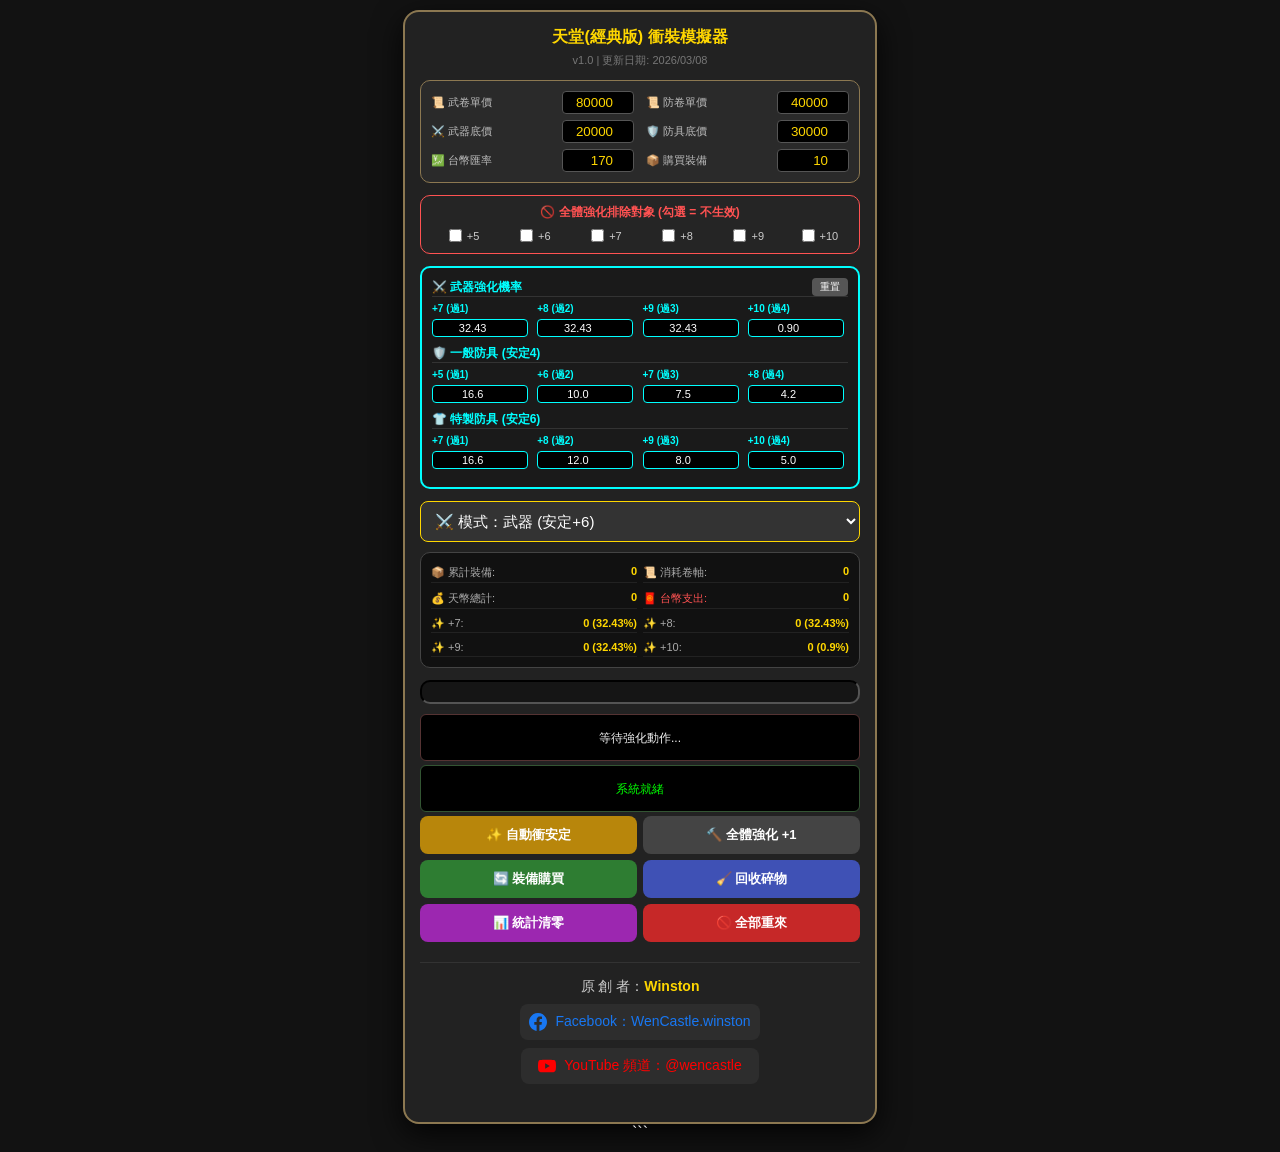
<file: index.html>
<!DOCTYPE html>
<html lang="zh-TW">
<head>
    <meta charset="UTF-8">
    <meta name="viewport" content="width=device-width, initial-scale=1.0, user-scalable=no">
    <meta name="mobile-web-app-capable" content="yes">
    <meta name="apple-mobile-web-app-capable" content="yes">
    <title>天堂(經典版) 衝裝模擬器 v1.0</title>
    <style>
        :root { --gold: #ffd700; --bg: #121212; --panel: #222; --border: #8c7851; --red: #ff5252; --blue: #00ffff; --sys: #00ff00; --fb-blue: #1877F2; --yt-red: #FF0000; }
        body { background: var(--bg); color: #eee; text-align: center; font-family: 'Segoe UI', sans-serif; padding: 10px; margin: 0; }
        .box { border: 2px solid var(--border); background: var(--panel); border-radius: 16px; padding: 15px; max-width: 440px; margin: auto; box-shadow: 0 10px 30px rgba(0,0,0,0.8); }
        
        /* 版本資訊 */
        .version-info { font-size: 11px; color: #777; margin-top: 5px; margin-bottom: 12px; }
        
        /* 成本面板 */
        .setting-panel { background: #2a2a2a; border: 1px solid var(--border); border-radius: 10px; padding: 10px; margin-bottom: 12px; display: grid; grid-template-columns: 1fr 1fr; gap: 6px 12px; }
        .setting-item { display: flex; align-items: center; justify-content: space-between; font-size: 11px; color: #bbb; }
        .setting-item input { width: 60px; background: #000; color: var(--gold); border: 1px solid #555; padding: 3px 5px; border-radius: 4px; text-align: right; outline: none; }
        
        /* 排除框架 */
        .filter-panel { background: #252525; border: 1px solid var(--red); border-radius: 10px; padding: 8px; margin-bottom: 12px; }
        .filter-title { font-size: 12px; color: var(--red); margin-bottom: 5px; font-weight: bold; }
        .filter-grid { display: grid; grid-template-columns: repeat(6, 1fr); gap: 5px; }
        .filter-item { font-size: 11px; color: #ccc; display: flex; align-items: center; justify-content: center; gap: 2px; }

        /* 機率面板 */
        .chance-panel { background: #1a1a1a; border: 2px solid var(--blue); border-radius: 10px; padding: 10px; margin-bottom: 12px; text-align: left; }
        .chance-grid { display: grid; grid-template-columns: repeat(4, 1fr); gap: 5px; margin-top: 5px; margin-bottom: 8px; }
        .chance-panel label { font-size: 10px; color: var(--blue); font-weight: bold; display: block; margin-bottom: 2px; }
        .chance-panel input { width: 90%; background: #000; color: #fff; border: 1px solid var(--blue); text-align: center; font-size: 11px; border-radius: 4px; padding: 2px; outline: none; }
        .chance-title { color: var(--blue); font-size: 12px; font-weight: bold; border-bottom: 1px solid #333; margin-bottom: 5px; display: flex; justify-content: space-between; align-items: center; }
        .btn-reset-prob { background: #555; color: #fff; border: none; padding: 2px 8px; border-radius: 4px; font-size: 10px; cursor: pointer; }

        .stats-panel { background: #111; border: 1px solid #444; border-radius: 10px; padding: 10px; margin-bottom: 12px; font-size: 11px; text-align: left; }
        .stat-grid { display: grid; grid-template-columns: 1fr 1fr; gap: 6px; }
        .stat-item { color: #aaa; border-bottom: 1px solid #222; padding: 2px 0; }
        .stat-val { color: var(--gold); font-weight: bold; float: right; }
        
        .grid { display: grid; grid-template-columns: repeat(5, 1fr); gap: 6px; margin: 10px 0; max-height: 180px; overflow-y: auto; padding: 10px; background: #151515; border-radius: 10px; border: 2px inset #000; }
        .item { background: #2a2a2a; border: 1px solid #444; border-radius: 6px; padding: 10px 0; font-weight: bold; font-size: 14px; cursor: pointer; }
        .broken { color: #555; background: #111 !important; text-decoration: line-through; border-color: #222 !important; cursor: default; }

        .msg-box { height: 35px; line-height: 18px; font-size: 12px; margin: 4px 0; padding: 5px; background: #000; border-radius: 6px; border: 1px solid #444; display: flex; align-items: center; justify-content: center; }
        #game-msg { border-color: #553333; }
        #sys-msg { border-color: #335533; color: var(--sys); }
        .msg-success { color: var(--blue); text-shadow: 0 0 5px var(--blue); }
        .msg-fail { color: var(--red); text-shadow: 0 0 5px var(--red); }
        
        select { width: 100%; padding: 10px; background: #333; color: white; border: 1px solid var(--gold); border-radius: 8px; margin-bottom: 10px; font-size: 15px; }
        .btn-group { display: grid; grid-template-columns: 1fr 1fr; gap: 6px; margin-bottom: 6px; }
        .btn-action { padding: 10px; font-size: 13px; border-radius: 8px; border: none; font-weight: bold; cursor: pointer; color: white; width: 100%; }

        /* 作者與社群按鈕 */
        .footer { margin-top: 20px; padding: 15px 10px; border-top: 1px solid #333; font-size: 14px; color: #ccc; }
        .footer b { color: var(--gold); }
        .footer .social-btn { 
            text-decoration: none; display: flex; align-items: center; justify-content: center;
            gap: 8px; margin: 8px auto; padding: 8px; width: fit-content; min-width: 220px;
            background: rgba(255,255,255,0.05); border-radius: 8px; transition: 0.2s; border: 1px solid transparent;
        }
        .footer svg { width: 18px; height: 18px; }
        .fb-link { color: var(--fb-blue); border-color: rgba(24, 119, 242, 0.3); }
        .yt-link { color: var(--yt-red); border-color: rgba(255, 0, 0, 0.3); }
        .social-btn:active { transform: scale(0.96); background: rgba(255,255,255,0.1); }
    </style>
</head>
<body>

<div class="box">
    <div style="font-size: 16px; color: var(--gold); font-weight: bold; margin-bottom: 4px;">天堂(經典版) 衝裝模擬器</div>
    <div class="version-info">v1.0 | 更新日期: 2026/03/08</div>
    
    <div class="setting-panel">
        <div class="setting-item"><label>📜 武卷單價</label> <input type="number" id="price-weapon" value="80000" oninput="updateUI()"></div>
        <div class="setting-item"><label>📜 防卷單價</label> <input type="number" id="price-armor" value="40000" oninput="updateUI()"></div>
        <div class="setting-item"><label>⚔️ 武器底價</label> <input type="number" id="base-weapon" value="20000" oninput="updateUI()"></div>
        <div class="setting-item"><label>🛡️ 防具底價</label> <input type="number" id="base-armor" value="30000" oninput="updateUI()"></div>
        <div class="setting-item"><label>💹 台幣匯率</label> <input type="number" id="rate-twd" value="170" oninput="updateUI()"></div>
        <div class="setting-item"><label>📦 購買裝備</label> <input type="number" id="item-count" value="10" oninput="updateUI()"></div>
    </div>

    <div class="filter-panel">
        <div class="filter-title">🚫 全體強化排除對象 (勾選 = 不生效)</div>
        <div class="filter-grid">
            <div class="filter-item"><input type="checkbox" class="lv-skip" value="5"> +5</div>
            <div class="filter-item"><input type="checkbox" class="lv-skip" value="6"> +6</div>
            <div class="filter-item"><input type="checkbox" class="lv-skip" value="7"> +7</div>
            <div class="filter-item"><input type="checkbox" class="lv-skip" value="8"> +8</div>
            <div class="filter-item"><input type="checkbox" class="lv-skip" value="9"> +9</div>
            <div class="filter-item"><input type="checkbox" class="lv-skip" value="10"> +10</div>
        </div>
    </div>

    <div class="chance-panel">
        <div class="chance-title"><span>⚔️ 武器強化機率</span> <button class="btn-reset-prob" onclick="resetProb()">重置</button></div>
        <div class="chance-grid">
            <div><label>+7 (過1)</label><input type="number" id="w-7" value="32.43" oninput="updateUI()"></div>
            <div><label>+8 (過2)</label><input type="number" id="w-8" value="32.43" oninput="updateUI()"></div>
            <div><label>+9 (過3)</label><input type="number" id="w-9" value="32.43" oninput="updateUI()"></div>
            <div><label>+10 (過4)</label><input type="number" id="w-10" value="0.90" oninput="updateUI()"></div>
        </div>
        <div class="chance-title"><span>🛡️ 一般防具 (安定4)</span></div>
        <div class="chance-grid">
            <div><label>+5 (過1)</label><input type="number" id="a4-5" value="16.6" oninput="updateUI()"></div>
            <div><label>+6 (過2)</label><input type="number" id="a4-6" value="10.0" oninput="updateUI()"></div>
            <div><label>+7 (過3)</label><input type="number" id="a4-7" value="7.5" oninput="updateUI()"></div>
            <div><label>+8 (過4)</label><input type="number" id="a4-8" value="4.2" oninput="updateUI()"></div>
        </div>
        <div class="chance-title"><span>👕 特製防具 (安定6)</span></div>
        <div class="chance-grid">
            <div><label>+7 (過1)</label><input type="number" id="a6-7" value="16.6" oninput="updateUI()"></div>
            <div><label>+8 (過2)</label><input type="number" id="a6-8" value="12.0" oninput="updateUI()"></div>
            <div><label>+9 (過3)</label><input type="number" id="a6-9" value="8.0" oninput="updateUI()"></div>
            <div><label>+10 (過4)</label><input type="number" id="a6-10" value="5.0" oninput="updateUI()"></div>
        </div>
    </div>

    <select id="item-mode" onchange="updateUI()">
        <option value="6" data-type="weapon">⚔️ 模式：武器 (安定+6)</option>
        <option value="4" data-type="armor4">🛡️ 模式：一般防具 (安定+4)</option>
        <option value="6" data-type="armor6">👕 模式：特製防具 (安定+6)</option>
    </select>

    <div class="stats-panel"><div class="stat-grid" id="stats-content"></div></div>
    <div class="grid" id="grid"></div>

    <div id="game-msg" class="msg-box">等待強化動作...</div>
    <div id="sys-msg" class="msg-box">系統就緒</div>

    <div class="btn-group">
        <button class="btn-action" style="background: #b8860b;" onclick="batchEnhance()">✨ 自動衝安定</button>
        <button class="btn-action" style="background: #444;" onclick="allPlusOne()">🔨 全體強化 +1</button>
    </div>
    <div class="btn-group">
        <button class="btn-action" style="background: #2e7d32;" onclick="buyItems()">🔄 裝備購買</button>
        <button class="btn-action" style="background: #3f51b5;" onclick="removeBroken()">🧹 回收碎物</button>
    </div>
    <div class="btn-group">
        <button class="btn-action" style="background: #9c27b0;" onclick="clearStatsOnly()">📊 統計清零</button>
        <button class="btn-action" style="background: #c62828;" onclick="clearAll()">🚫 全部重來</button>
    </div>

    <div class="footer">
        原  創  者：<b>Winston</b><br>
        <a href="https://www.facebook.com/share/1CjgmReSuZ/" target="_blank" class="social-btn fb-link">
            <svg viewBox="0 0 24 24" fill="currentColor"><path d="M24 12.073c0-6.627-5.373-12-12-12s-12 5.373-12 12c0 5.99 4.388 10.954 10.125 11.854v-8.385H7.078v-3.47h3.047V9.43c0-3.007 1.792-4.669 4.533-4.669 1.312 0 2.686.235 2.686.235v2.953H15.83c-1.491 0-1.956.925-1.956 1.874v2.25h3.328l-.532 3.47h-2.796v8.385C19.612 23.027 24 18.062 24 12.073z"/></svg>
            Facebook：WenCastle.winston
        </a>
        <a href="https://www.youtube.com/@wencastle" target="_blank" class="social-btn yt-link">
            <svg viewBox="0 0 24 24" fill="currentColor"><path d="M23.498 6.186a3.016 3.016 0 0 0-2.122-2.136C19.505 3.545 12 3.545 12 3.545s-7.505 0-9.377.505A3.017 3.017 0 0 0 .502 6.186C0 8.07 0 12 0 12s0 3.93.502 5.814a3.016 3.016 0 0 0 2.122 2.136c1.871.505 9.376.505 9.376.505s7.505 0 9.377-.505a3.015 3.015 0 0 0 2.122-2.136C24 15.93 24 12 24 12s0-3.93-.502-5.814zM9.545 15.568V8.432L15.818 12l-6.273 3.568z"/></svg>
            YouTube 頻道：@wencastle
        </a>
    </div>
</div>

<script>
    let items = []; let lvStats = {}; let scrolls = 0; let wBought = 0; let aBought = 0;
    function setGameMsg(txt, type) { const el = document.getElementById('game-msg'); el.innerText = txt; el.className = 'msg-box ' + (type === 'success' ? 'msg-success' : (type === 'fail' ? 'msg-fail' : '')); }
    function setSysMsg(txt) { document.getElementById('sys-msg').innerText = '系統：' + txt; }
    function getChanceLogic(lv, type) {
        const target = lv + 1;
        if (type === 'weapon') {
            if (target <= 6) return { s: 100, k: 0 };
            let val = document.getElementById('w-' + Math.min(target, 10)).value;
            return { s: parseFloat(val), k: target >= 10 ? 32.43 : 0 };
        } else if (type === 'armor4') {
            if (target <= 4) return { s: 100, k: 0 };
            let val = document.getElementById('a4-' + Math.min(target, 8)).value;
            return { s: parseFloat(val), k: 0 };
        } else if (type === 'armor6') {
            if (target <= 6) return { s: 100, k: 0 };
            let val = document.getElementById('a6-' + Math.min(target, 10)).value;
            return { s: parseFloat(val), k: 0 };
        }
        return { s: 0, k: 0 };
    }
    function coreLogic(lv, isManual = true) {
        if (lv === -1 || lv >= 10) return lv;
        const sel = document.getElementById('item-mode');
        const type = sel.options[sel.selectedIndex].getAttribute('data-type');
        const safeLimit = parseInt(sel.value);
        scrolls++;
        const log = getChanceLogic(lv, type);
        let r = Math.random() * 100;
        if (r < log.s) { 
            lvStats[lv+1] = (lvStats[lv+1] || 0) + 1; 
            if (isManual) {
                let msg = (lv + 1 <= safeLimit) ? "強烈的銀色光芒一閃即逝。" : "強烈的銀色光芒一閃即逝，順利地強化成功。";
                setGameMsg(msg, 'success'); 
            }
            return lv + 1; 
        }
        if (r < (log.s + log.k)) return lv;
        if (isManual) setGameMsg("剛才強化的物品，因為強化的失敗而消失了。", 'fail'); return -1;
    }
    function updateUI() {
        const sel = document.getElementById('item-mode');
        const type = sel.options[sel.selectedIndex].getAttribute('data-type');
        const rate = Number(document.getElementById('rate-twd').value) || 1;
        const pScroll = (type === 'weapon') ? Number(document.getElementById('price-weapon').value) : Number(document.getElementById('price-armor').value);
        const totalGold = (scrolls * pScroll) + (wBought * Number(document.getElementById('base-weapon').value)) + (aBought * Number(document.getElementById('base-armor').value));
        let html = `<div class="stat-item">📦 累計裝備: <span class="stat-val">${(wBought + aBought).toLocaleString()}</span></div>
            <div class="stat-item">📜 消耗卷軸: <span class="stat-val">${scrolls.toLocaleString()}</span></div>
            <div class="stat-item">💰 天幣總計: <span class="stat-val">${totalGold.toLocaleString()}</span></div>
            <div class="stat-item" style="color:var(--red)">🧧 台幣支出: <span class="stat-val">${Math.floor(totalGold/rate).toLocaleString()}</span></div>`;
        let start = (type === 'armor4') ? 5 : 7;
        for (let i = 0; i < 4; i++) { let cur = start + i; let prob = getChanceLogic(cur - 1, type).s; html += `<div class="stat-item">✨ +${cur}: <span class="stat-val">${lvStats[cur] || 0} (${prob}%)</span></div>`; }
        document.getElementById('stats-content').innerHTML = html; renderGrid();
    }
    function renderGrid() {
        const grid = document.getElementById('grid'); grid.innerHTML = '';
        items.forEach((lv, idx) => {
            const div = document.createElement('div'); div.className = 'item' + (lv === -1 ? ' broken' : '');
            div.innerText = lv === -1 ? '碎' : `+${lv}`;
            if (lv !== -1) div.onclick = () => { items[idx] = coreLogic(items[idx], true); updateUI(); };
            grid.appendChild(div);
        });
    }
    function allPlusOne() {
        const skipLvs = Array.from(document.querySelectorAll('.lv-skip:checked')).map(el => parseInt(el.value));
        const sel = document.getElementById('item-mode');
        const safeLimit = parseInt(sel.value);
        let hasFail = false; let hasOverSafeSuccess = false; let actionCount = 0;
        items = items.map(lv => { 
            if (lv !== -1 && !skipLvs.includes(lv)) { 
                actionCount++; let next = coreLogic(lv, false); 
                if (next === -1) hasFail = true;
                if (next > lv && next > safeLimit) hasOverSafeSuccess = true;
                return next; 
            } return lv; 
        });
        if (hasFail) setGameMsg("剛才強化的物品，因為強化的失敗而消失了。", 'fail');
        else if (actionCount > 0) setGameMsg(hasOverSafeSuccess ? "強烈的銀色光芒一閃即逝，順利地強化成功。" : "強烈的銀色光芒一閃即逝。", 'success');
        setSysMsg(`執行全體強化 +1 (已跳過勾選等級)。`); updateUI();
    }
    function buyItems() {
        const count = parseInt(document.getElementById('item-count').value) || 0;
        const type = document.getElementById('item-mode').options[document.getElementById('item-mode').selectedIndex].getAttribute('data-type');
        if (type === 'weapon') wBought += count; else aBought += count;
        for(let i=0; i<count; i++) items.push(0); setSysMsg(`購入了 ${count} 件裝備。`); updateUI();
    }
    function batchEnhance() {
        const safe = parseInt(document.getElementById('item-mode').value);
        items = items.map(lv => { if (lv !== -1 && lv < safe) { scrolls += (safe - lv); for(let j = lv+1; j <= safe; j++) lvStats[j] = (lvStats[j] || 0) + 1; return safe; } return lv; });
        setSysMsg(`自動強化至安定值 +${safe}。`); updateUI();
    }
    function removeBroken() { items = items.filter(lv => lv !== -1); setSysMsg(`回收碎裂物品。`); updateUI(); }
    function clearStatsOnly() { lvStats = {}; scrolls = 0; wBought = 0; aBought = 0; setSysMsg("統計清零。"); updateUI(); }
    function clearAll() { items = []; lvStats = {}; scrolls = 0; wBought = 0; aBought = 0; setSysMsg("全部重置。"); updateUI(); }
    function resetProb() {
        document.getElementById('w-7').value="32.43"; document.getElementById('w-8').value="32.43"; document.getElementById('w-9').value="32.43"; document.getElementById('w-10').value="0.90";
        document.getElementById('a4-5').value="16.6"; document.getElementById('a4-6').value="10.0"; document.getElementById('a4-7').value="7.5"; document.getElementById('a4-8').value="4.2";
        document.getElementById('a6-7').value="16.6"; document.getElementById('a6-8').value="12.0"; document.getElementById('a6-9').value="8.0"; document.getElementById('a6-10').value="5.0";
        setSysMsg("機率已重置。"); updateUI();
    }
    updateUI();
</script>
</body>
</html>```
</file>
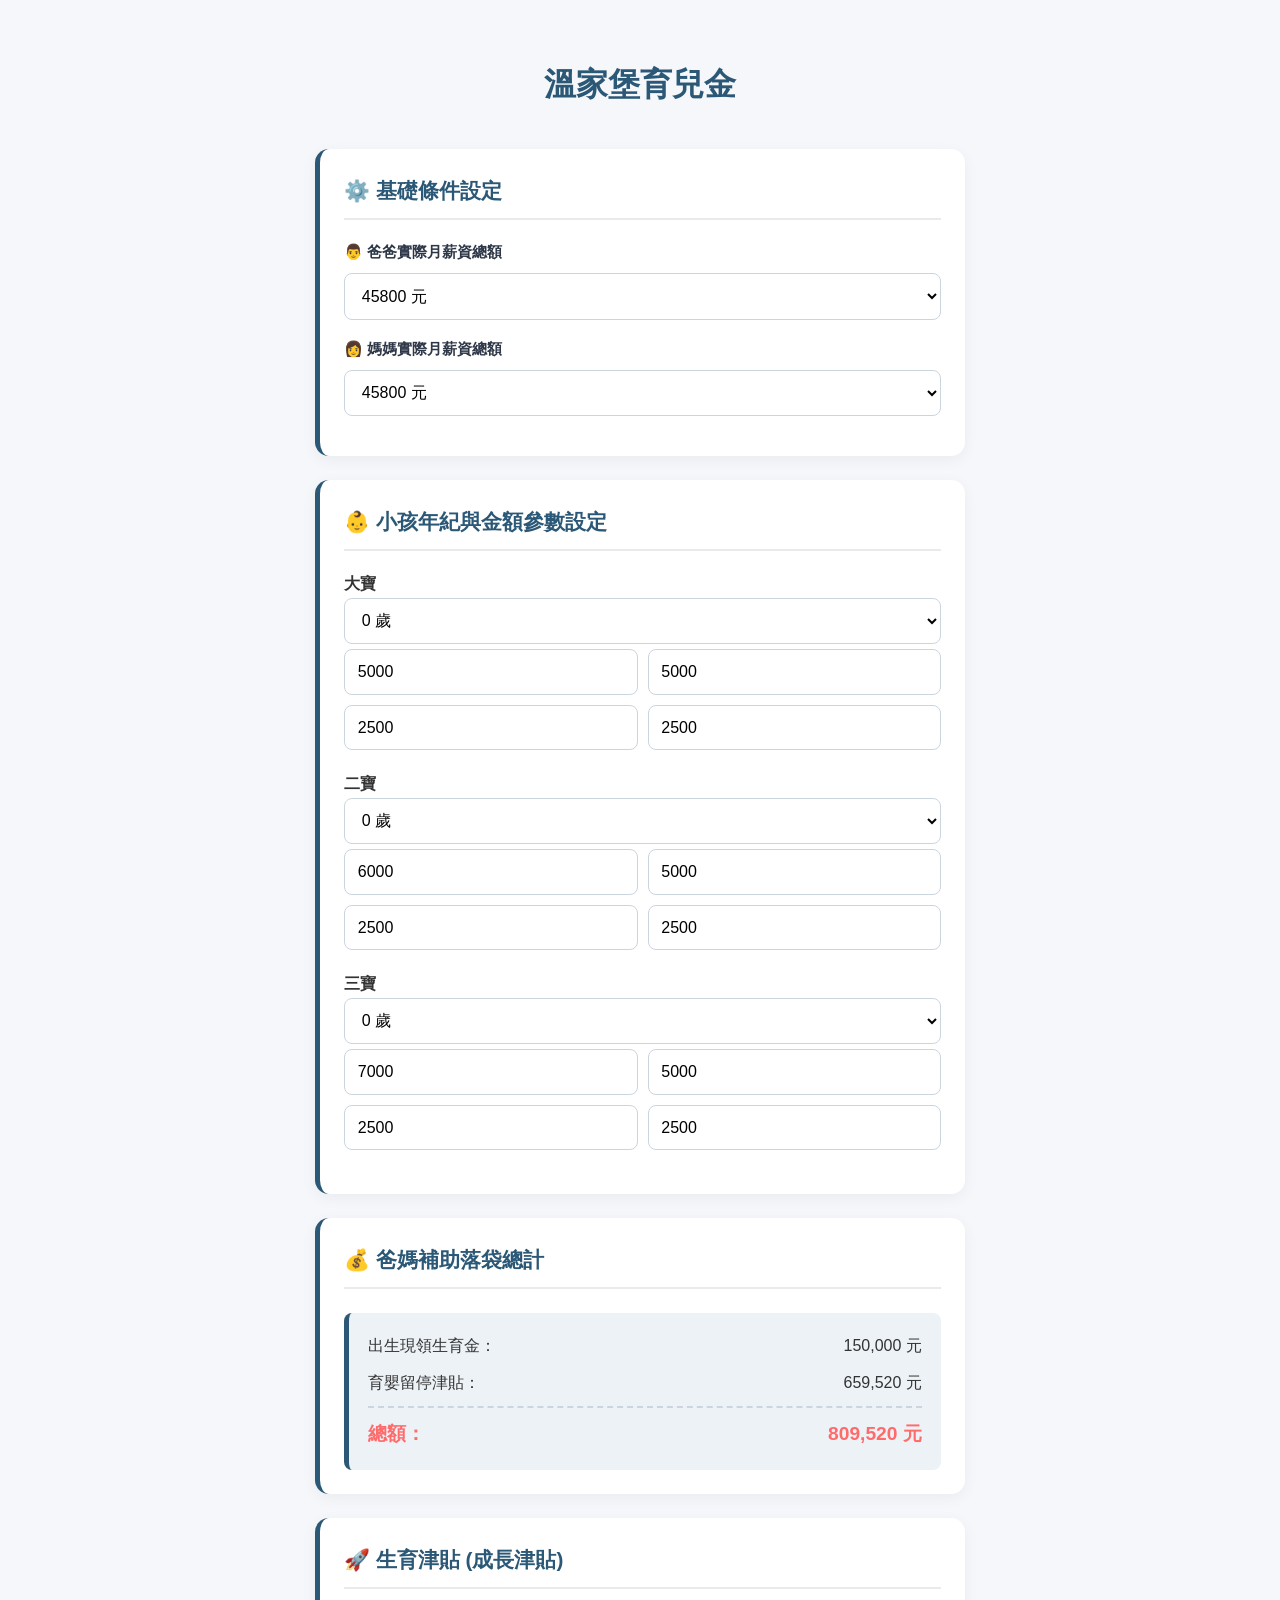
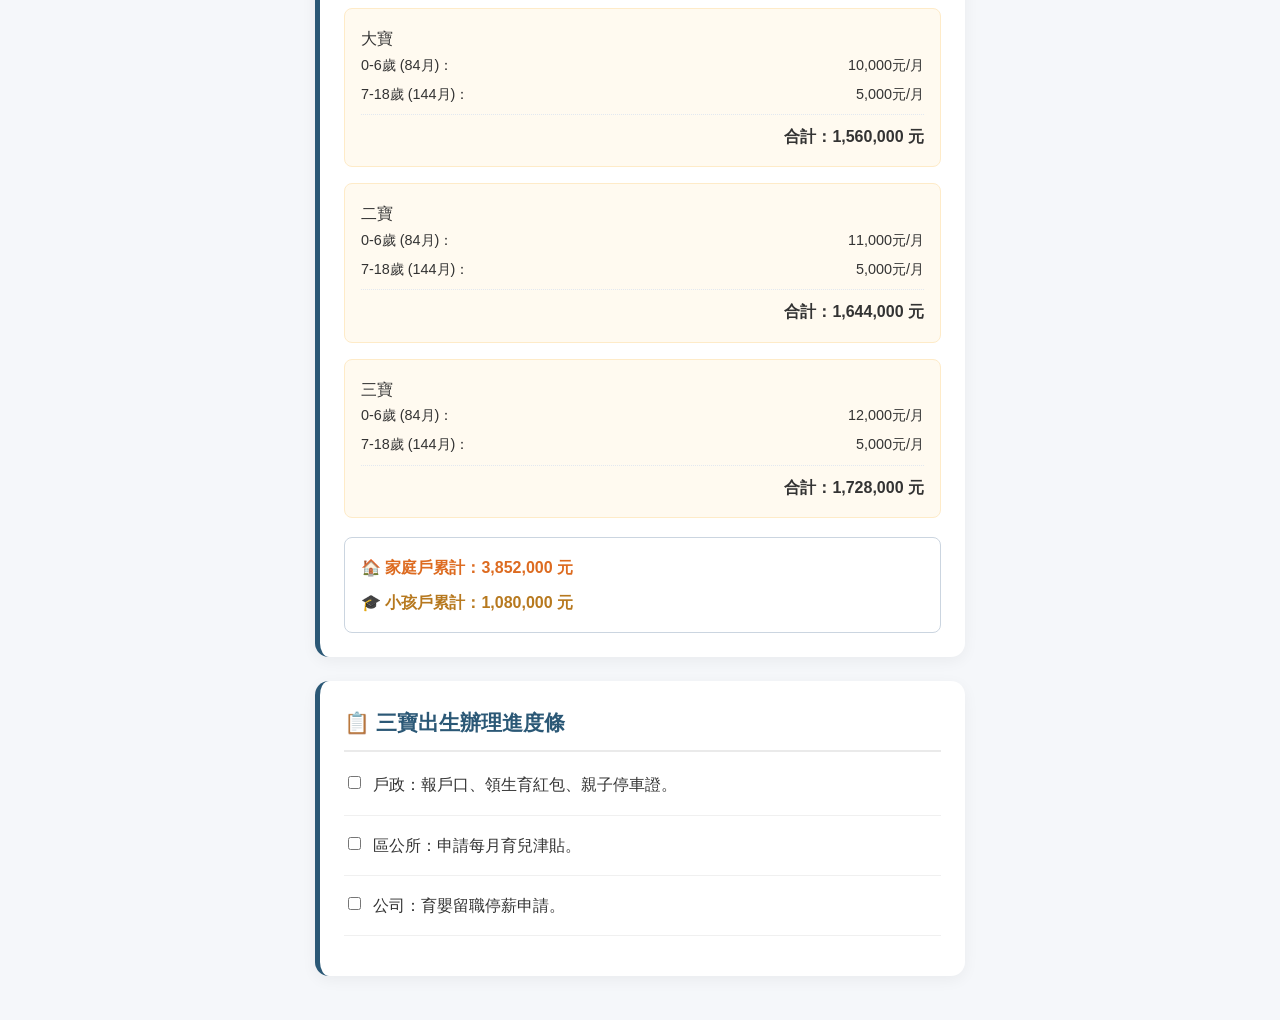
<file: baby.html>
<!DOCTYPE html>
<html lang="zh-TW">
<head>
    <meta charset="UTF-8">
    <meta name="viewport" content="width=device-width, initial-scale=1.0">
    <title>溫家堡育兒金</title>
    <style>
        :root { --primary-color: #2b5876; --secondary-color: #4e4376; --accent-color: #ff6b6b; --bg-color: #f5f7fa; --card-bg: #ffffff; --text-color: #333333; }
        body { font-family: -apple-system, BlinkMacSystemFont, "Segoe UI", Roboto, sans-serif; background-color: var(--bg-color); color: var(--text-color); margin: 0; padding: 20px; line-height: 1.7; }
        .container { max-width: 650px; margin: 0 auto; }
        .card { background: var(--card-bg); border-radius: 14px; padding: 1.5rem; margin-bottom: 1.5rem; box-shadow: 0 4px 15px rgba(0,0,0,0.05); border-left: 5px solid var(--primary-color); }
        h2 { color: var(--primary-color); font-size: 1.3rem; margin-top: 0; border-bottom: 2px solid #eaeaea; padding-bottom: 0.6rem; margin-bottom: 1.2rem; }
        .calc-group { margin-bottom: 1rem; }
        label { display: block; font-weight: bold; margin-bottom: 0.5rem; font-size: 0.95rem; color: #2d3748; }
        select, input { width: 100%; padding: 0.8rem; border: 1px solid #cbd5e0; border-radius: 8px; font-size: 1rem; background-color: #fff; box-sizing: border-box; }
        .param-row { display: grid; grid-template-columns: 1fr 1fr; gap: 10px; margin-top: 5px; }
        .result-box { background: #edf2f7; padding: 1.2rem; border-radius: 8px; margin-top: 1.5rem; border-left: 5px solid #2b5876; }
        .result-item { display: flex; justify-content: space-between; margin-bottom: 0.6rem; }
        .result-total { display: flex; justify-content: space-between; font-weight: bold; color: var(--accent-color); font-size: 1.2rem; border-top: 2px dashed #cbd5e0; padding-top: 10px; margin-top: 10px; }
        .formula-card { background: #fffaf0; border: 1px solid #feebc8; border-radius: 8px; padding: 1rem; margin-bottom: 1rem; }
        .formula-row { display: flex; justify-content: space-between; font-size: 0.9rem; margin-bottom: 0.3rem; }
        .formula-total { text-align: right; font-weight: bold; border-top: 1px dotted #e2e8f0; padding-top: 0.5rem; margin-top: 0.5rem; }
        .global-summary { background: #fff; padding: 1rem; border-radius: 8px; border: 1px solid #cbd5e0; margin-top: 1.2rem; font-weight: bold; }
        .todo-item { display: flex; align-items: flex-start; margin-bottom: 1rem; padding-bottom: 1rem; border-bottom: 1px solid #f0f0f0; }
        .todo-item input { width: auto; margin-right: 12px; margin-top: 5px; }
    </style>
</head>
<body>

    <header style="text-align: center; padding: 1rem;">
        <h1 style="color:#2b5876;">溫家堡育兒金</h1>
    </header>

    <div class="container">
        <div class="card">
            <h2>⚙️ 基礎條件設定</h2>
            <div class="calc-group"><label>👨 爸爸實際月薪資總額</label><select id="dadSalary" onchange="calculateWelfare()"></select></div>
            <div class="calc-group"><label>👩 媽媽實際月薪資總額</label><select id="momSalary" onchange="calculateWelfare()"></select></div>
        </div>

        <div class="card">
            <h2>👶 小孩年紀與金額參數設定</h2>
            <div id="kidInputs"></div>
        </div>

        <div class="card">
            <h2>💰 爸媽補助落袋總計</h2>
            <div class="result-box">
                <div class="result-item"><span>出生現領生育金：</span><span>150,000 元</span></div>
                <div class="result-item"><span>育嬰留停津貼：</span><span id="babyLeaveTotal">0 元</span></div>
                <div class="result-total"><span>總額：</span><span id="firstYearTotal">0 元</span></div>
            </div>
        </div>

        <div class="card">
            <h2>🚀 生育津貼 (成長津貼)</h2>
            <div id="childrenDetailsBox"></div>
            <div class="global-summary">
                <div style="color: #dd6b20; margin-bottom: 0.5rem;">🏠 家庭戶累計：<span id="familyAccountTotal">0 元</span></div>
                <div style="color: #b7791f;">🎓 小孩戶累計：<span id="nationalAccountTotal">0 元</span></div>
            </div>
        </div>

        <div class="card">
            <h2>📋 三寶出生辦理進度條</h2>
            <div class="todo-item"><input type="checkbox"> 戶政：報戶口、領生育紅包、親子停車證。</div>
            <div class="todo-item"><input type="checkbox"> 區公所：申請每月育兒津貼。</div>
            <div class="todo-item"><input type="checkbox"> 公司：育嬰留職停薪申請。</div>
        </div>
    </div>

    <script>
        const salArr = [45800,43900,42000,40100,38200,36300,34800,33300,31800,30300,29500];
        salArr.forEach(s => {
            document.getElementById('dadSalary').innerHTML += `<option value="${s}">${s} 元</option>`;
            document.getElementById('momSalary').innerHTML += `<option value="${s}">${s} 元</option>`;
        });

        // 定義每一胎的基礎與設定
        const kidsData = [
            { n: '大寶', b: 5000, f: 5000, f7: 2500, n7: 2500 },
            { n: '二寶', b: 6000, f: 5000, f7: 2500, n7: 2500 },
            { n: '三寶', b: 7000, f: 5000, f7: 2500, n7: 2500 }
        ];

        kidsData.forEach((k, i) => {
            let html = `<div class="child-input-block" style="margin-bottom:20px;"><strong>${k.n}</strong>
                <select id="k${i}" onchange="calculateWelfare()">`;
            for(let j=0; j<=18; j++) html += `<option value="${j}">${j} 歲</option>`;
            html += `</select><div class="param-row">
                <input type="number" id="b${i}" value="${k.b}" placeholder="0-6底數" oninput="calculateWelfare()">
                <input type="number" id="f${i}" value="${k.f}" placeholder="0-6加成" oninput="calculateWelfare()">
                <input type="number" id="f7${i}" value="${k.f7}" placeholder="7-18家庭" oninput="calculateWelfare()">
                <input type="number" id="n7${i}" value="${k.n7}" placeholder="7-18小孩" oninput="calculateWelfare()">
            </div></div>`;
            document.getElementById('kidInputs').innerHTML += html;
        });

        function calculateWelfare() {
            var d = parseInt(document.getElementById('dadSalary').value);
            var m = parseInt(document.getElementById('momSalary').value);
            var dT = Math.round(d*0.8)*9, mT = Math.round(m*0.8)*9;
            document.getElementById('babyLeaveTotal').innerText = (dT + mT).toLocaleString() + " 元";
            document.getElementById('firstYearTotal').innerText = (150000 + dT + mT).toLocaleString() + " 元";

            let fSum = 0, nSum = 0, h = "";
            kidsData.forEach((k, i) => {
                let age = parseInt(document.getElementById('k'+i).value);
                let b = parseInt(document.getElementById('b'+i).value);
                let f = parseInt(document.getElementById('f'+i).value);
                let f7 = parseInt(document.getElementById('f7'+i).value);
                let n7 = parseInt(document.getElementById('n7'+i).value);

                let m06 = (age <= 6) ? (6 - age + 1) * 12 : 0;
                let m718 = (age <= 18) ? (18 - Math.max(7, age) + 1) * 12 : 0;
                
                let v06 = m06 * (b + f);
                let v718_f = m718 * f7;
                let v718_n = m718 * n7;
                
                h += `<div class="formula-card">
                    <div class="formula-header">${k.n}</div>
                    <div class="formula-row"><span>0-6歲 (${m06}月)：</span><span>${(b+f).toLocaleString()}元/月</span></div>
                    <div class="formula-row"><span>7-18歲 (${m718}月)：</span><span>${(f7+n7).toLocaleString()}元/月</span></div>
                    <div class="formula-total">合計：${(v06 + v718_f + v718_n).toLocaleString()} 元</div>
                </div>`;
                fSum += (v06 + v718_f); nSum += v718_n;
            });
            document.getElementById('childrenDetailsBox').innerHTML = h;
            document.getElementById('familyAccountTotal').innerText = fSum.toLocaleString() + " 元";
            document.getElementById('nationalAccountTotal').innerText = nSum.toLocaleString() + " 元";
        }
        calculateWelfare();
    </script>
</body>
</html>
</file>
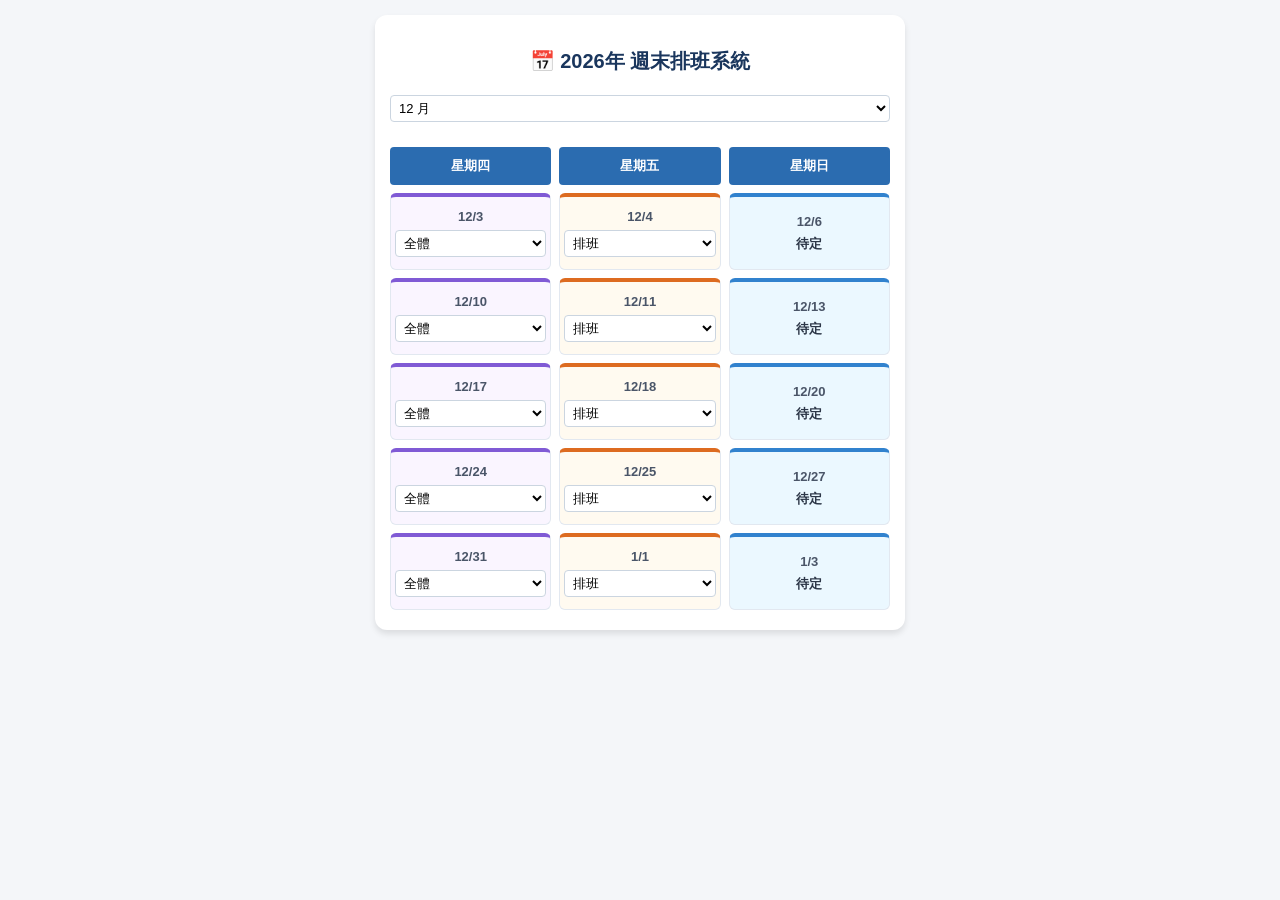
<file: date.html>
<!DOCTYPE html>
<html lang="zh-TW">
<head>
    <meta charset="UTF-8">
    <!-- 關鍵修正 1：加入這行，讓網頁在手機上以 1:1 正常大小顯示，不再變電腦版 -->
    <meta name="viewport" content="width=device-width, initial-scale=1.0">
    <title>2026年 3人週末自選排班系統 (精準對齊版)</title>
    <style>
        body { font-family: -apple-system, BlinkMacSystemFont, "Segoe UI", Roboto, sans-serif; background: #f4f6f9; padding: 15px; margin: 0; color: #333; }
        
        /* 關鍵修正 2：將 max-width 改為更適合手機的寬度，並讓 padding 在小螢幕時縮小 */
        .container { max-width: 500px; margin: 0 auto; background: white; padding: 20px 15px; border-radius: 12px; box-shadow: 0 4px 6px rgba(0,0,0,0.1); }
        h1 { text-align: center; color: #1a365d; font-size: 20px; margin-bottom: 20px; }
        .control-panel { display: flex; justify-content: center; margin-bottom: 25px; }
        
        .grid { display: grid; grid-template-columns: repeat(3, 1fr); gap: 8px; text-align: center; }
        .header { background: #2b6cb0; color: white; padding: 10px 0; font-weight: bold; border-radius: 4px; font-size: 13px; }
        
        /* 關鍵修正 3：防止下拉選單把卡片撐爆，優化文字大小與間距 */
        .card { border: 1px solid #e2e8f0; padding: 12px 4px; border-radius: 6px; background: #fff; display: flex; flex-direction: column; justify-content: center; align-items: center; min-height: 75px; box-sizing: border-box; }
        .thu { border-top: 4px solid #805ad5; background-color: #faf5ff; } 
        .fri { border-top: 4px solid #dd6b20; background-color: #fffaf0; } 
        .sun { border-top: 4px solid #3182ce; background-color: #ebf8ff; } 
        .date-num { font-weight: bold; font-size: 13px; margin-bottom: 6px; color: #4a5568; }
        
        /* 關鍵修正 4：縮小手機版字體，並允許在空間不夠時自動換行，避免文字溢出卡片 */
        .staff-on { font-size: 13px; font-weight: bold; color: #2d3748; word-break: break-all; }
        .lock-text { font-size: 13px; font-weight: bold; color: #e53e3e; word-break: break-all; }
        
        select { width: 100%; padding: 4px; border-radius: 4px; border: 1px solid #cbd5e0; background: white; font-size: 13px; cursor: pointer; }
    </style>
</head>
<body>

<div class="container">
    <h1>📅 2026年 週末排班系統</h1>
    <div class="control-panel">
        <select id="month-select" onchange="render()"></select>
    </div>
    <div id="grid" class="grid"></div>
</div>

<script>
    const staff = ["冠妏", "俊傑", "雲勇"];
    let data = JSON.parse(localStorage.getItem('sc2026_final')) || {};

    const select = document.getElementById('month-select');
    const currentYear = new Date().getFullYear();
    const currentMonth = new Date().getMonth() + 1;
    
    for(let i=1; i<=12; i++) {
        let opt = document.createElement('option');
        opt.value = i; opt.text = i + ' 月';
        if(currentYear === 2026 && i === currentMonth) {
            opt.selected = true;
        } else if (currentYear !== 2026 && i === 1) {
            opt.selected = true;
        }
        select.appendChild(opt);
    }

    function render() {
        const m = parseInt(select.value) - 1;
        const grid = document.getElementById('grid');
        grid.innerHTML = '<div class="header">星期四</div><div class="header">星期五</div><div class="header">星期日</div>';
        
        let d = new Date(2026, m, 1);
        while(d.getDay() !== 4) {
            d.setDate(d.getDate() - 1);
        }
        
        while(true) {
            let thu = new Date(d);
            let fri = new Date(d); fri.setDate(fri.getDate() + 1);
            let sun = new Date(d); sun.setDate(sun.getDate() + 3);
            
            if (thu.getMonth() !== m && fri.getMonth() !== m && sun.getMonth() !== m) {
                if (thu.getMonth() > m || (thu.getFullYear() > 2026)) break;
                d.setDate(d.getDate() + 7);
                continue;
            }

            let key = thu.toISOString().split('T')[0];

            if (!data[key]) data[key] = {};
            if (!data[key].thu) data[key].thu = "全體";
            if (!data[key].fri) data[key].fri = "排班";

            if(data[key].thu !== "全體") {
                data[key].fri = "全體休假";
            }

            buildThuCard(thu, key);
            buildFriCard(fri, key);
            buildSunCard(sun, key);

            d.setDate(d.getDate() + 7);
        }
    }

    function buildThuCard(date, key) {
        let div = document.createElement('div');
        div.className = 'card thu';
        div.innerHTML = `<div class="date-num">${date.getMonth()+1}/${date.getDate()}</div>`;
        
        let s = document.createElement('select');
        let options = ["全體", ...staff];
        s.innerHTML = options.map(n => `<option value="${n}" ${data[key].thu==n?'selected':''}>${n}</option>`).join('');
        
        s.onchange = (e) => {
            data[key].thu = e.target.value;
            if(e.target.value === "全體") {
                data[key].fri = "排班";
            }
            saveAndRefresh();
        };
        div.appendChild(s);
        grid.appendChild(div);
    }

    function buildFriCard(date, key) {
        let div = document.createElement('div');
        div.className = 'card fri';
        div.innerHTML = `<div class="date-num">${date.getMonth()+1}/${date.getDate()}</div>`;
        
        if(data[key].thu !== "全體") {
            div.innerHTML += `<div class="lock-text">全體休假</div>`;
        } else {
            let s = document.createElement('select');
            let options = ["排班", ...staff];
            s.innerHTML = options.map(n => `<option value="${n}" ${data[key].fri==n?'selected':''}>${n}</option>`).join('');
            
            s.onchange = (e) => {
                data[key].fri = e.target.value;
                saveAndRefresh();
            };
            div.appendChild(s);
        }
        grid.appendChild(div);
    }

    function buildSunCard(date, key) {
        let div = document.createElement('div');
        div.className = 'card sun';
        div.innerHTML = `<div class="date-num">${date.getMonth()+1}/${date.getDate()}</div>`;
        
        let displayTarget = "待定";
        
        if(data[key].thu !== "全體") {
            let offStaff = data[key].thu;
            displayTarget = staff.filter(n => n !== offStaff).join('、');
        } 
        else {
            let friChoice = data[key].fri;
            if(friChoice !== "排班") {
                displayTarget = staff.filter(n => n !== friChoice).join('、');
            }
        }
        
        div.innerHTML += `<div class="staff-on">${displayTarget}</div>`;
        grid.appendChild(div);
    }

    function saveAndRefresh() {
        localStorage.setItem('sc2026_final', JSON.stringify(data));
        render();
    }

    render();
</script>
</body>
</html>
</file>
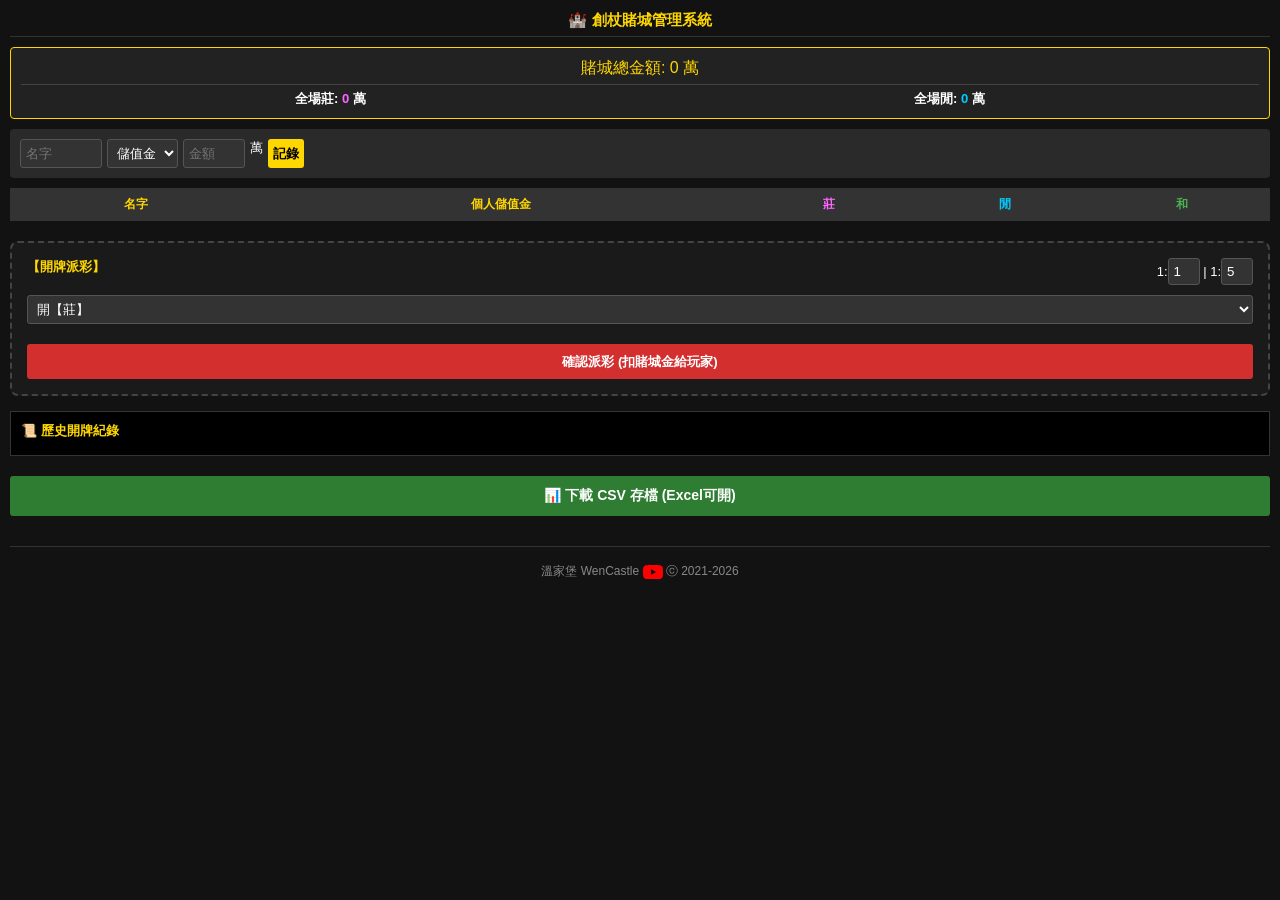
<file: Ledger.html>
<!DOCTYPE html>
<html lang="zh-TW">
<head>
    <meta charset="UTF-8">
    <meta name="viewport" content="width=device-width, initial-scale=1.0">
    <!-- SEO 內容 -->
    <title>天堂經典版創杖對戰帳本 - 溫家堡 WenCastle</title>
    <meta name="description" content="專為天堂經典版玩家設計的創杖對戰管理工具。支援儲值金管理、莊閒賠率自訂、自動派彩及開牌歷史記錄匯出，由溫家堡 WenCastle 開發。">
    <meta name="keywords" content="天堂經典版, 創杖賭博, 創杖對戰, 溫家堡, WenCastle, 天堂帳本, 遊戲管理工具">
    <meta name="author" content="溫家堡 WenCastle">

    <style>
        body { background: #121212; color: #fff; font-family: sans-serif; font-size: 13px; margin: 10px; }
        h3 { color: #ffd700; margin: 0 0 10px 0; text-align: center; border-bottom: 1px solid #333; padding-bottom: 5px; }
        .summary-row { background: #222; padding: 10px; border-radius: 4px; border: 1px solid #ffd700; margin-bottom: 10px; }
        .bank-total { display: block; text-align: center; font-size: 16px; color: #ffd700; margin-bottom: 5px; border-bottom: 1px solid #444; padding-bottom: 5px; }
        .bet-total { display: flex; justify-content: space-around; font-weight: bold; }
        .input-row { display: flex; gap: 5px; margin-bottom: 10px; background: #2a2a2a; padding: 10px; border-radius: 4px; }
        .settle-row { margin-top: 20px; padding: 15px; background: #1a1a1a; border: 2px dashed #444; border-radius: 8px; }
        .history-row { margin-top: 15px; background: #000; padding: 10px; border: 1px solid #333; }
        .hist-item { border-bottom: 1px solid #222; padding: 5px 0; display: flex; justify-content: space-between; font-size: 11px; }
        input, select, button { background: #333; color: #fff; border: 1px solid #555; padding: 5px; border-radius: 3px; }
        button { background: #ffd700; color: #000; font-weight: bold; cursor: pointer; border: none; }
        .btn-win { background: #d32f2f; color: white; width: 100%; margin-top: 10px; height: 35px; }
        .btn-csv { background: #2e7d32; color: white; width: 100%; margin-top: 20px; height: 40px; font-size: 14px; }
        table { width: 100%; border-collapse: collapse; }
        th { background: #333; color: #ffd700; font-size: 12px; padding: 8px; }
        td { border-bottom: 1px solid #333; padding: 10px 0; text-align: center; }
        .chip { color: #ffeb3b; font-weight: bold; }
        .b { color: #ff66ff; } .p { color: #00ccff; } .t { color: #4caf50; }
        .footer { margin-top: 30px; text-align: center; font-size: 12px; color: #888; border-top: 1px solid #333; padding-top: 15px; padding-bottom: 20px; }
        .footer a { text-decoration: none; display: inline-flex; align-items: center; vertical-align: middle; gap: 5px; color: #888; }
        .yt-icon { width: 20px; height: auto; vertical-align: middle; }
    </style>
</head>
<body>
    <h3>🏰 創杖賭城管理系統</h3>

    <div class="summary-row">
        <div class="bank-total">賭城總金額: <span id="bankCash">0</span> 萬</div>
        <div class="bet-total">
            <span>全場莊: <span id="sB" class="b">0</span> 萬</span>
            <span>全場閒: <span id="sP" class="p">0</span> 萬</span>
        </div>
    </div>

    <div class="input-row">
        <input id="n" style="width:70px" placeholder="名字">
        <select id="s">
            <option value="儲值">儲值金</option>
            <option value="莊">壓莊</option>
            <option value="閒">壓閒</option>
            <option value="和">壓和</option>
        </select>
        <input id="a" type="number" style="width:50px" placeholder="金額"> 萬
        <button onclick="add()">記錄</button>
    </div>

    <table>
        <thead>
            <tr>
                <th>名字</th>
                <th>個人儲值金</th>
                <th class="b">莊</th>
                <th class="p">閒</th>
                <th class="t">和</th>
            </tr>
        </thead>
        <tbody id="t"></tbody>
    </table>

    <div class="settle-row">
        <div style="display:flex; justify-content:space-between;">
            <b style="color:#ffd700">【開牌派彩】</b>
            <span>1:<input id="oB" style="width:20px" value="1"> | 1:<input id="oT" style="width:20px" value="5"></span>
        </div>
        <select id="winSide" style="width:100%; margin:10px 0;">
            <option value="莊">開【莊】</option>
            <option value="閒">開【閒】</option>
            <option value="和">開【和】</option>
        </select>
        <button class="btn-win" onclick="settle()">確認派彩 (扣賭城金給玩家)</button>
    </div>

    <div class="history-row">
        <b style="color:#ffd700">📜 歷史開牌紀錄</b>
        <div id="historyList" style="margin-top:5px; max-height:100px; overflow-y:auto;"></div>
    </div>

    <button class="btn-csv" onclick="exportToCSV()">📊 下載 CSV 存檔 (Excel可開)</button>

    <div class="footer">
        溫家堡 WenCastle 
        <a href="https://www.youtube.com/@WenCastle" target="_blank">
            <svg class="yt-icon" viewBox="0 0 24 24" fill="#ff0000" xmlns="http://w3.org"><path d="M23.498 6.186a3.016 3.016 0 0 0-2.122-2.136C19.505 3.545 12 3.545 12 3.545s-7.505 0-9.377.505A3.017 3.017 0 0 0 .502 6.186C0 8.07 0 12 0 12s0 3.93.502 5.814a3.016 3.016 0 0 0 2.122 2.136c1.871.505 9.376.505 9.376.505s7.505 0 9.377-.505a3.015 3.015 0 0 0 2.122-2.136C24 15.93 24 12 24 12s0-3.93-.502-5.814zM9.545 15.568V8.432L15.818 12l-6.273 3.568z"/></svg>
        </a> 
        ⓒ 2021-2026
    </div>

<script>
    let players = {}; let bTotal = 0, pTotal = 0, bankCash = 0, round = 1; let historyData = [];
    function add() {
        const name = document.getElementById('n').value.trim() || '匿名';
        const action = document.getElementById('s').value;
        const amt = parseFloat(document.getElementById('a').value) || 0;
        if (amt <= 0 && action !== "儲值") return;
        if (!players[name]) players[name] = { 儲值金: 0, 莊: 0, 閒: 0, 和: 0 };
        if (action === "儲值") { players[name].儲值金 += amt; bankCash += amt; } 
        else {
            if (players[name].儲值金 < amt) return alert("個人儲值金不足！");
            players[name].儲值金 -= amt; players[name][action] += amt;
            if (action === "莊") bTotal += amt; if (action === "閒") pTotal += amt;
        }
        updateUI(); document.getElementById('a').value = ''; 
    }
    function settle() {
        if (!confirm("確定派彩？")) return;
        const winSide = document.getElementById('winSide').value;
        const oddBP = parseFloat(document.getElementById('oB').value) || 1;
        const oddT = parseFloat(document.getElementById('oT').value) || 5;
        historyData.push({ round, result: winSide, bT: bTotal, pT: pTotal });
        const histDiv = document.getElementById('historyList');
        histDiv.insertAdjacentHTML('afterbegin', `<div class="hist-item"><span>第 ${round} 局</span><span class="${winSide==='莊'?'b':winSide==='閒'?'p':'t'}">開【${winSide}】</span><span style="color:#777">莊:${bTotal} 閒:${pTotal}</span></div>`);
        for (let name in players) {
            let p = players[name]; let prize = 0;
            if (winSide === "莊" && p.莊 > 0) prize = p.莊 + (p.莊 * oddBP);
            if (winSide === "閒" && p.閒 > 0) prize = p.閒 + (p.閒 * oddBP);
            if (winSide === "和" && p.和 > 0) prize = p.和 + (p.和 * oddT);
            if (prize > 0) { 
                p.儲值金 += prize; 
                bankCash -= (prize - (winSide === "莊" ? p.莊 : winSide === "閒" ? p.閒 : p.和)); 
            }
            p.莊 = 0; p.閒 = 0; p.和 = 0;
        }
        bTotal = 0; pTotal = 0; round++; updateUI();
    }
    function updateUI() {
        document.getElementById('bankCash').innerText = bankCash.toLocaleString();
        document.getElementById('sB').innerText = bTotal; document.getElementById('sP').innerText = pTotal;
        const tbody = document.getElementById('t'); tbody.innerHTML = '';
        for (let name in players) {
            const p = players[name];
            tbody.innerHTML += `<tr><td>${name}</td><td class="chip">${p.儲值金.toFixed(1)} 萬</td><td class="b">${p.莊}</td><td class="p">${p.閒}</td><td class="t">${p.和}</td></tr>`;
        }
    }
    function exportToCSV() {
        let csvContent = "\ufeff名字,個人儲值金(萬),賭城總金(萬)\n";
        csvContent += `賭城總結算,,${bankCash}\n`;
        for (let name in players) { csvContent += `${name},${players[name].儲值金},\n`; }
        csvContent += "\n局數,開牌結果,全場莊注,全場閒注\n";
        historyData.forEach(h => { csvContent += `${h.round},${h.result},${h.bT},${h.pT}\n`; });
        const blob = new Blob([csvContent], { type: 'text/csv;charset=utf-8;' });
        const link = document.createElement("a");
        link.href = URL.createObjectURL(blob);
        link.download = `WenCastle_Ledger_${new Date().getTime()}.csv`;
        link.click();
    }
</script>
</body>
</html>
</file>
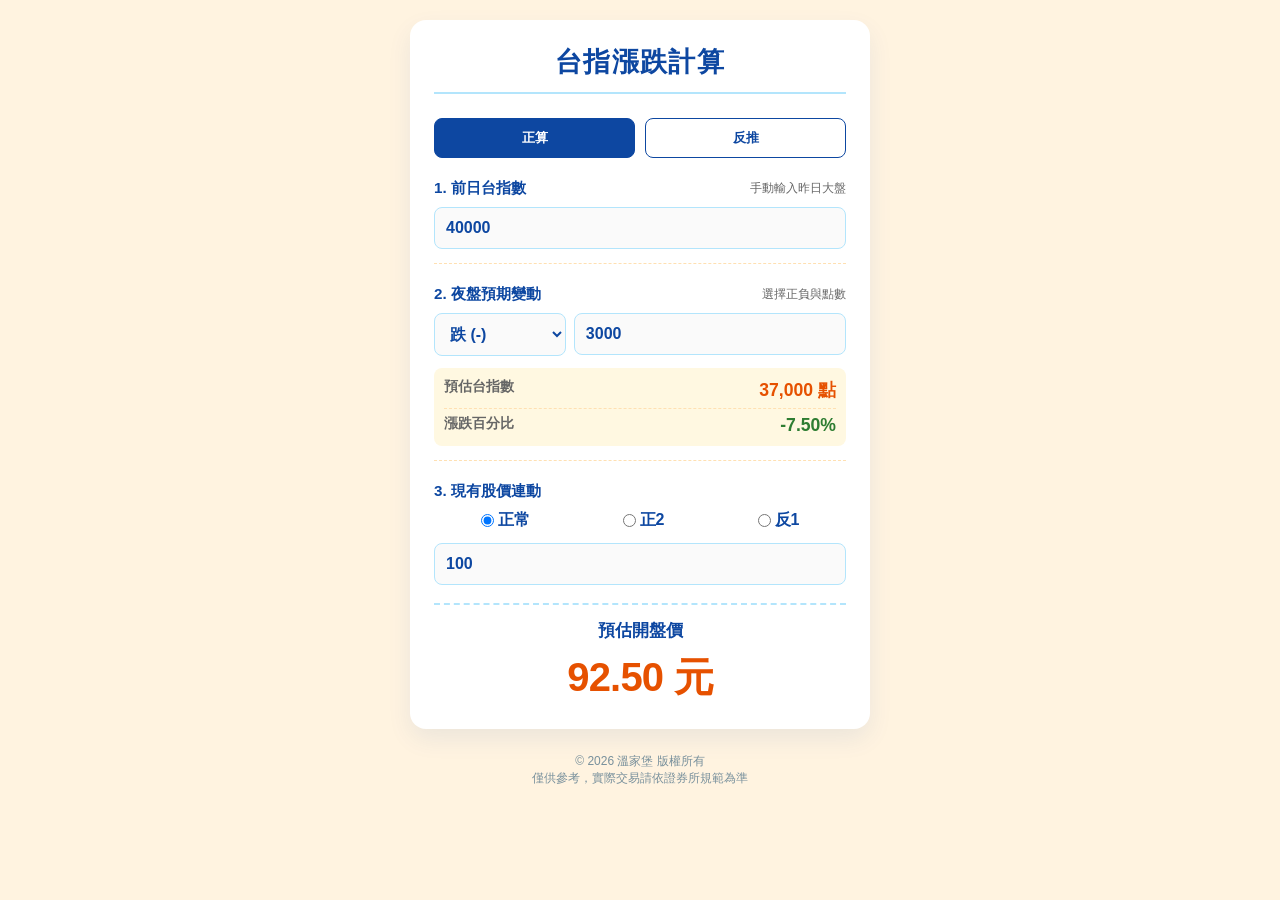
<file: stock.html>
<!DOCTYPE html>
<html lang="zh-TW">
<head>
    <meta charset="UTF-8">
    <meta name="viewport" content="width=device-width, initial-scale=1.0">
    <title>台指漲跌計算系統</title>
    <style>
        * { box-sizing: border-box; margin: 0; padding: 0; }
        body { background-color: #fff3e0; color: #0d47a1; font-family: "Microsoft JhengHei", sans-serif; padding: 20px 16px; min-height: 100vh; display: flex; flex-direction: column; align-items: center; }
        .主容器 { width: 100%; max-width: 460px; background: #ffffff; padding: 24px; border-radius: 16px; box-shadow: 0 10px 25px rgba(13, 71, 161, 0.08); }
        header { border-bottom: 2px solid #b3e5fc; padding-bottom: 12px; margin-bottom: 24px; text-align: center; }
        h1 { font-size: 1.7rem; font-weight: 900; color: #0d47a1; letter-spacing: 0.05em; }
        .區塊 { margin-bottom: 20px; padding-bottom: 14px; border-bottom: 1px dashed #ffe0b2; }
        .標題列 { display: flex; justify-content: space-between; align-items: center; margin-bottom: 8px; }
        .標題 { font-size: 0.95rem; font-weight: bold; color: #0d47a1; }
        .備註 { font-size: 0.75rem; color: #666666; text-align: right; }
        .雙欄位並排 { display: flex; gap: 8px; width: 100%; }
        .下拉寬度 { width: 32%; } .輸入寬度 { flex: 1; }      
        select, input { width: 100%; background-color: #fafafa; border: 1px solid #b3e5fc; border-radius: 8px; padding: 11px; color: #0d47a1; font-size: 1rem; font-weight: bold; outline: none; transition: all 0.2s; }
        input:focus, select:focus { border-color: #0d47a1; background-color: #ffffff; box-shadow: 0 0 8px rgba(13, 71, 161, 0.1); }
        .數值結果 { color: #e65100; font-weight: bold; font-size: 1.1rem; }
        .價格區塊 { margin-top: 18px; padding-top: 14px; border-top: 2px dashed #b3e5fc; text-align: center; }
        .最終定價 { font-size: 2.5rem; font-weight: 900; color: #e65100; margin-top: 8px; letter-spacing: -0.02em; }
        .目標台指區塊 { margin-top: 16px; padding-top: 16px; border-top: 1px solid #ffe0b2; }
        .目標台指文字 { font-size: 1.1rem; font-weight: bold; color: #0d47a1; }
        .目標台指數值 { font-size: 1.8rem; font-weight: 900; color: #1565c0; display: block; margin-top: 4px; }
        .警示方塊 { margin-top: 12px; border-radius: 8px; padding: 10px; display: none; font-size: 0.85rem; font-weight: bold; }
        .漲停紅 { background-color: #ffebee; border: 1px solid #ef5350; color: #d32f2f; }
        .跌停綠 { background-color: #e8f5e9; border: 1px solid #66bb6a; color: #2e7d32; }
        footer { margin-top: 24px; text-align: center; color: #78909c; font-size: 0.75rem; width: 100%; max-width: 460px; }
        .選項群組 { display: flex; justify-content: space-around; margin-bottom: 12px; }
        .選項標籤 { display: flex; align-items: center; gap: 4px; font-size: 1rem; font-weight: 900; color: #0d47a1; cursor: pointer; white-space: nowrap; }
        /* 分頁控制 */
        .分頁頁籤 { display: flex; gap: 10px; margin-bottom: 20px; }
        .頁籤按鈕 { flex: 1; padding: 10px; border: 1px solid #0d47a1; background: #fff; color: #0d47a1; font-weight: bold; cursor: pointer; border-radius: 8px; }
        .頁籤按鈕.active { background: #0d47a1; color: #fff; }
        .分頁內容 { display: none; }
        .分頁內容.active { display: block; }
        .輸入標籤 { font-size: 0.85rem; color: #666; margin-bottom: 4px; display: block; font-weight: bold; }
    </style>
</head>
<body>

    <div class="主容器">
        <header><h1>台指漲跌計算</h1></header>

        <div class="分頁頁籤">
            <button class="頁籤按鈕 active" onclick="切換分頁(event, 'calc1')">正算</button>
            <button class="頁籤按鈕" onclick="切換分頁(event, 'calc2')">反推</button>
        </div>

        <div id="calc1" class="分頁內容 active">
            <div class="區塊">
                <div class="標題列"><div class="標題">1. 前日台指數</div><div class="備註">手動輸入昨日大盤</div></div>
                <input type="number" id="前日台指" value="40000" step="1" onclick="this.select()">
            </div>
            <div class="區塊">
                <div class="標題列"><div class="標題">2. 夜盤預期變動</div><div class="備註">選擇正負與點數</div></div>
                <div class="雙欄位並排">
                    <div class="下拉寬度"><select id="正負號"><option value="-">跌 (-)</option><option value="+">漲 (+)</option></select></div>
                    <div class="輸入寬度"><input type="number" id="變動點數" value="3000" step="1" onclick="this.select()"></div>
                </div>
                <div style="margin-top: 12px; background: #fff8e1; padding: 10px; border-radius: 8px; border-bottom: none; display: flex; flex-direction: column; gap: 6px; align-items: flex-start;">
                    <div style="display: flex; justify-content: space-between; width: 100%;"><span style="font-size: 0.85rem; color: #666666; font-weight: bold;">預估台指數</span><span class="數值結果" id="台指結果">0 點</span></div>
                    <div style="display: flex; justify-content: space-between; width: 100%; border-top: 1px dashed #ffe0b2; padding-top: 6px;"><span style="font-size: 0.85rem; color: #666666; font-weight: bold;">漲跌百分比</span><span class="數值結果" id="大盤變動率結果" style="color: #1565c0;">0.00%</span></div>
                </div>
            </div>
            <div class="區塊" style="border-bottom: none; margin-bottom: 0; padding-bottom: 0;">
                <div class="標題列"><div class="標題">3. 現有股價連動</div></div>
                <div class="選項群組">
                    <label class="選項標籤"><input type="radio" name="倍數" value="1" checked> 正常</label>
                    <label class="選項標籤"><input type="radio" name="倍數" value="2"> 正2</label>
                    <label class="選項標籤"><input type="radio" name="倍數" value="-1"> 反1</label>
                </div>
                <input type="number" id="現有股價" value="100" step="0.01" onclick="this.select()">
                <div class="價格區塊">
                    <div class="標題列" style="justify-content: center; margin-bottom: 0;"><span class="標題" style="font-size: 1.05rem;">預估開盤價</span></div>
                    <div class="最終定價" id="最終股價">0.00 元</div>
                    <div id="警示區域" class="警示方塊"><div id="警示內容">⚠️</div></div>
                </div>
            </div>
        </div>

        <div id="calc2" class="分頁內容">
            <div class="區塊">
                <div class="標題列"><div class="標題">1. 基準數據設定</div><div class="備註">獨立設定反推參數</div></div>
                <div class="雙欄位並排" style="margin-bottom: 12px;">
                    <div class="輸入寬度">
                        <label class="輸入標籤">前日台指</label>
                        <input type="number" id="反推_前日台指" value="40000" step="1" onclick="this.select()">
                    </div>
                    <div class="輸入寬度">
                        <label class="輸入標籤">現有股價</label>
                        <input type="number" id="反推_現有股價" value="100" step="0.01" onclick="this.select()">
                    </div>
                </div>
                <div class="選項群組">
                    <label class="選項標籤"><input type="radio" name="反推_倍數" value="1" checked> 正常</label>
                    <label class="選項標籤"><input type="radio" name="反推_倍數" value="2"> 正2</label>
                    <label class="選項標籤"><input type="radio" name="反推_倍數" value="-1"> 反1</label>
                </div>
            </div>
            <div class="區塊">
                <div class="標題列"><div class="標題">2. 目標開盤價</div><div class="備註">預期達到的股價</div></div>
                <input type="number" id="目標價" value="105" step="0.01" onclick="this.select()">
            </div>
            <div class="區塊" style="border-bottom: none; text-align: center;">
                <div class="標題" style="font-size: 1.05rem;">反推所需大盤變動</div>
                <div class="最終定價" id="反推結果">0 點</div>
                
                <div class="目標台指區塊">
                    <span class="目標台指文字">預計台指須達到</span>
                    <span class="目標台指數值" id="反推_目標台指">0 點</span>
                </div>

                <div id="反推警示區域" class="警示方塊"><div id="反推警示內容">⚠️</div></div>
            </div>
        </div>
    </div>

    <footer><p>© 2026 溫家堡 版權所有</p><p>僅供參考，實際交易請依證券所規範為準</p></footer>

    <script>
        const Tick規則 = [{上限:10,單位:0.01},{上限:50,單位:0.05},{上限:100,單位:0.1},{上限:500,單位:0.5},{上限:1000,單位:1.0},{上限:Infinity,單位:5.0}];
        
        function 校正台股交易單位(價格) {
            if (價格 <= 0) return 0;
            const 規則 = Tick規則.find(r => 價格 < r.上限) || Tick規則[Tick規則.length - 1];
            return Math.round(價格 / 規則.單位) * 規則.單位;
        }

        function 切換分頁(evt, id) {
            document.querySelectorAll('.分頁內容').forEach(c => c.classList.remove('active'));
            document.querySelectorAll('.頁籤按鈕').forEach(b => b.classList.remove('active'));
            document.getElementById(id).classList.add('active');
            evt.currentTarget.classList.add('active');
        }

        function 核心量化計算() {
            // ================= 【正算邏輯】 =================
            const 前日台指 = parseFloat(document.getElementById('前日台指').value) || 0;
            const 正負號 = document.getElementById('正負號').value;
            const 變動點數 = parseFloat(document.getElementById('變動點數').value) || 0;
            const 現有股價 = parseFloat(document.getElementById('現有股價').value) || 0;
            const 倍數 = parseFloat(document.querySelector('input[name="倍數"]:checked').value);

            let 實質變動點數 = (正負號 === '-') ? -變動點數 : 變動點數;
            let 預估台指結果 = 前日台指 + 實質變動點數;
            document.getElementById('台指結果').innerText = `${預估台指結果.toLocaleString()} 點`;
            
            let 大盤變動率 = (前日台指 > 0) ? (實質變動點數 / 前日台指) : 0;
            let 預估開盤股價 = 現有股價 + (現有股價 * 大盤變動率 * 倍數);

            document.getElementById('大盤變動率結果').innerText = `${(大盤變動率 * 100).toFixed(2)}%`;
            document.getElementById('大盤變動率結果').style.color = (實質變動點數 >= 0) ? '#d32f2f' : '#2e7d32';

            const 漲停價限制 = 校正台股交易單位(現有股價 * 1.10);
            const 跌停價限制 = 校正台股交易單位(現有股價 * 0.90);
            const 警示框 = document.getElementById('警示區域');
            const 警示字 = document.getElementById('警示內容');
            警示框.style.display = 'none';
            
            if (預估開盤股價 >= 漲停價限制) { 
                預估開盤股價 = 漲停價限制; 
                警示字.innerText = `⚠️ 漲停限制`; 
                警示框.className = '警示方塊 漲停紅'; 
                警示框.style.display = 'block'; 
            } else if (預估開盤股價 <= 跌停價限制) { 
                預估開盤股價 = 跌停價限制; 
                警示字.innerText = `⚠️ 跌停限制`; 
                警示框.className = '警示方塊 跌停綠'; 
                警示框.style.display = 'block'; 
            } else { 
                預估開盤股價 = 校正台股交易單位(預估開盤股價); 
            }
            document.getElementById('最終股價').innerText = `${預估開盤股價.toFixed(2)} 元`;

            // ================= 【反推邏輯】 =================
            const 反推_前日台指 = parseFloat(document.getElementById('反推_前日台指').value) || 0;
            const 反推_現有股價 = parseFloat(document.getElementById('反推_現有股價').value) || 0;
            const 反推_倍數 = parseFloat(document.querySelector('input[name="反推_倍數"]:checked').value);
            const 目標 = parseFloat(document.getElementById('目標價').value) || 0;

            const 反推警示框 = document.getElementById('反推警示區域');
            const 反推警示字 = document.getElementById('反推警示內容');
            反推警示框.style.display = 'none';

            if (反推_現有股價 > 0 && 反推_倍數 !== 0 && 反推_前日台指 > 0) {
                const 反推_漲停價限制 = 校正台股交易單位(反推_現有股價 * 1.10);
                const 反推_跌停價限制 = 校正台股交易單位(反推_現有股價 * 0.90);
                
                let 有效目標價 = 目標;

                if (目標 > 反推_漲停價限制) {
                    有效目標價 = 反推_漲停價限制;
                    反推警示字.innerText = `⚠️ 該目標價無法達成\n今日漲停極限為 ${反推_漲停價限制.toFixed(2)} 元`; 
                    反推警示框.className = '警示方塊 漲停紅'; 
                    反推警示框.style.display = 'block';
                } else if (目標 < 反推_跌停價限制) {
                    有效目標價 = 反推_跌停價限制;
                    反推警示字.innerText = `⚠️ 該目標價無法達成\n今日跌停極限為 ${反推_跌停價限制.toFixed(2)} 元`; 
                    反推警示框.className = '警示方塊 跌停綠'; 
                    反推警示框.style.display = 'block';
                }

                // 計算所需點數
                const 反推點數 = ((有效目標價 / 反推_現有股價) - 1) * 反推_前日台指 / 反推_倍數;
                // 計算最終目標台指
                const 目標台指位階 = 反推_前日台指 + 反推點數;
                
                const 符號 = 反推點數 >= 0 ? "+" : "";
                document.getElementById('反推結果').innerText = `${符號}${Math.round(反推點數)} 點`;
                document.getElementById('反推結果').style.color = 反推點數 >= 0 ? '#e65100' : '#2e7d32';
                
                // 顯示實際需要達到的台指數值 (加上千分位逗號會更好閱讀)
                document.getElementById('反推_目標台指').innerText = `${Math.round(目標台指位階).toLocaleString()} 點`;

            } else {
                document.getElementById('反推結果').innerText = `0 點`;
                document.getElementById('反推_目標台指').innerText = `0 點`;
            }
        }

        // 事件監聽綁定
        ['前日台指','正負號','變動點數','現有股價'].forEach(id => document.getElementById(id).addEventListener('input', 核心量化計算));
        document.querySelectorAll('input[name="倍數"]').forEach(r => r.addEventListener('change', 核心量化計算));
        
        ['反推_前日台指','反推_現有股價','目標價'].forEach(id => document.getElementById(id).addEventListener('input', 核心量化計算));
        document.querySelectorAll('input[name="反推_倍數"]').forEach(r => r.addEventListener('change', 核心量化計算));

        核心量化計算();
    </script>
</body>
</html>
</file>
